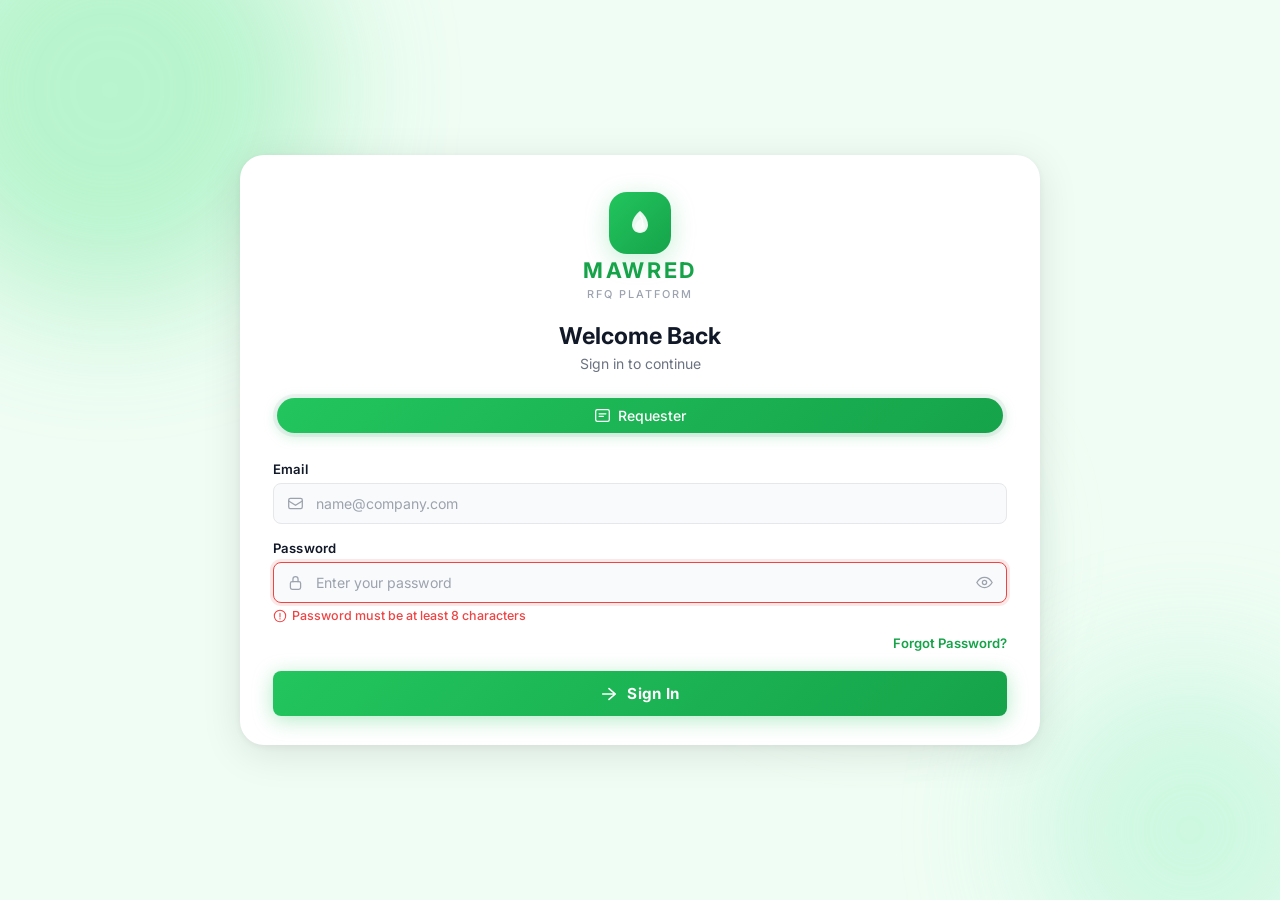
<file: login.html>
<!doctype html>
<html lang="en">
  <head>
    <meta charset="UTF-8" />
    <meta name="viewport" content="width=device-width, initial-scale=1.0" />
    <title>MAWRED – RFQ Platform Login</title>
    <meta
      name="description"
      content="Sign in to MAWRED RFQ Platform as a Requester or Supplier."
    />
    <link rel="preconnect" href="https://fonts.googleapis.com" />
    <link rel="preconnect" href="https://fonts.gstatic.com" crossorigin />
    <link
      href="https://fonts.googleapis.com/css2?family=Inter:wght@300;400;500;600;700&display=swap"
      rel="stylesheet"
    />
    <link rel="stylesheet" href="css/style.css" />
  </head>
  <body>
    <div class="bg-decoration">
      <div class="blob blob-1"></div>
      <div class="blob blob-2"></div>
      <div class="blob blob-3"></div>
    </div>

    <main class="page-center">
      <div class="card" id="login-card">
        <!-- Logo -->
        <div class="logo-wrap">
          <div class="logo-icon">
            <svg
              width="32"
              height="32"
              viewBox="0 0 32 32"
              fill="none"
              xmlns="http://www.w3.org/2000/svg"
            >
              <path
                d="M16 4C16 4 8 10 8 18C8 22.4183 11.5817 26 16 26C20.4183 26 24 22.4183 24 18C24 10 16 4 16 4Z"
                fill="white"
                opacity="0.9"
              />
              <path
                d="M16 12C16 12 11 16 11 20C11 22.7614 13.2386 25 16 25C18.7614 25 21 22.7614 21 20C21 16 16 12 16 12Z"
                fill="white"
                opacity="0.6"
              />
              <path
                d="M16 8 Q20 14 18 20"
                stroke="white"
                stroke-width="1.5"
                stroke-linecap="round"
                fill="none"
                opacity="0.8"
              />
            </svg>
          </div>
          <h1 class="brand-name">MAWRED</h1>
          <p class="brand-sub">RFQ PLATFORM</p>
        </div>

        <!-- Welcome -->
        <div class="welcome-block">
          <h2 class="welcome-title">Welcome Back</h2>
          <p class="welcome-sub">Sign in to continue</p>
        </div>

        <!-- Role Toggle -->
        <div class="role-toggle" role="tablist" aria-label="Select role">
          <button
            id="tab-requester"
            class="role-btn active"
            role="tab"
            aria-selected="true"
            aria-controls="login-form"
            onclick="switchRole('requester')"
          >
            <svg
              class="role-icon"
              viewBox="0 0 20 20"
              fill="none"
              xmlns="http://www.w3.org/2000/svg"
            >
              <rect
                x="2"
                y="3"
                width="16"
                height="14"
                rx="2"
                stroke="currentColor"
                stroke-width="1.5"
              />
              <path
                d="M6 8h8M6 11h5"
                stroke="currentColor"
                stroke-width="1.5"
                stroke-linecap="round"
              />
            </svg>
            Requester
          </button>
        </div>

        <!-- Form -->
        <form id="login-form" method="post" action="dashboard.html" novalidate>
          <!-- Email -->
          <div class="field-group">
            <label class="field-label" for="email">Email</label>
            <div class="input-wrap" id="email-wrap">
              <span class="input-icon">
                <svg
                  viewBox="0 0 20 20"
                  fill="none"
                  xmlns="http://www.w3.org/2000/svg"
                >
                  <rect
                    x="2"
                    y="4"
                    width="16"
                    height="12"
                    rx="2"
                    stroke="currentColor"
                    stroke-width="1.5"
                  />
                  <path
                    d="M2 7l8 5 8-5"
                    stroke="currentColor"
                    stroke-width="1.5"
                    stroke-linecap="round"
                  />
                </svg>
              </span>
              <input
                type="email"
                id="email"
                name="email"
                class="field-input"
                placeholder="name@company.com"
                autocomplete="email"
                aria-describedby="email-error"
              />
            </div>
            <span
              class="field-error"
              id="email-error"
              role="alert"
              aria-live="polite"
            ></span>
          </div>

          <!-- Password -->
          <div class="field-group">
            <label class="field-label" for="password">Password</label>
            <div class="input-wrap" id="password-wrap">
              <span class="input-icon">
                <svg
                  viewBox="0 0 20 20"
                  fill="none"
                  xmlns="http://www.w3.org/2000/svg"
                >
                  <rect
                    x="4"
                    y="9"
                    width="12"
                    height="9"
                    rx="2"
                    stroke="currentColor"
                    stroke-width="1.5"
                  />
                  <path
                    d="M7 9V6a3 3 0 016 0v3"
                    stroke="currentColor"
                    stroke-width="1.5"
                    stroke-linecap="round"
                  />
                </svg>
              </span>
              <input
                type="password"
                id="password"
                name="password"
                class="field-input"
                placeholder="Enter your password"
                autocomplete="current-password"
                aria-describedby="password-error"
              />
              <button
                type="button"
                class="toggle-pw"
                id="toggle-pw"
                aria-label="Toggle password visibility"
                onclick="togglePassword()"
              >
                <svg
                  id="eye-icon"
                  viewBox="0 0 20 20"
                  fill="none"
                  xmlns="http://www.w3.org/2000/svg"
                >
                  <path
                    d="M1 10s3.5-6 9-6 9 6 9 6-3.5 6-9 6-9-6-9-6Z"
                    stroke="currentColor"
                    stroke-width="1.5"
                  />
                  <circle
                    cx="10"
                    cy="10"
                    r="2.5"
                    stroke="currentColor"
                    stroke-width="1.5"
                  />
                </svg>
              </button>
            </div>
            <span
              class="field-error visible"
              id="password-error"
              role="alert"
              aria-live="polite"
            >
              <svg viewBox="0 0 16 16" fill="none" class="err-icon">
                <circle
                  cx="8"
                  cy="8"
                  r="6.5"
                  stroke="currentColor"
                  stroke-width="1.2"
                />
                <path
                  d="M8 5v4M8 11v.5"
                  stroke="currentColor"
                  stroke-width="1.2"
                  stroke-linecap="round"
                />
              </svg>
              Password must be at least 8 characters
            </span>
          </div>

          <!-- Forgot password -->
          <div class="forgot-row">
            <a href="#" class="forgot-link" id="forgot-link"
              >Forgot Password?</a
            >
          </div>

          <!-- Sign In Button -->
          <button type="submit" class="btn-signin" id="signin-btn">
            <svg
              class="btn-icon"
              viewBox="0 0 20 20"
              fill="none"
              xmlns="http://www.w3.org/2000/svg"
            >
              <path
                d="M3 10h14M10 4l7 6-7 6"
                stroke="currentColor"
                stroke-width="1.8"
                stroke-linecap="round"
                stroke-linejoin="round"
              />
            </svg>
            Sign In
          </button>

          <!-- Divider -->
          <!-- <div class="divider">
            <span class="divider-line"></span>
            <span class="divider-text">OR CONTINUE WITH</span>
            <span class="divider-line"></span>
          </div> -->
        </form>

        <!-- Register -->
        <!-- <p class="register-text">
          Don't have an account?
          <a href="#" class="register-link" id="register-link">Register</a>
        </p> -->

        <!-- Security badge -->
        <!-- <div class="security-badge">
          <svg viewBox="0 0 16 16" fill="none" class="shield-icon">
            <path
              d="M8 1.5L2 4v4c0 3.314 2.686 6 6 7 3.314-1 6-3.686 6-7V4L8 1.5Z"
              stroke="currentColor"
              stroke-width="1.2"
              stroke-linejoin="round"
            />
            <path
              d="M5.5 8l1.5 1.5L10.5 6"
              stroke="currentColor"
              stroke-width="1.2"
              stroke-linecap="round"
              stroke-linejoin="round"
            />
          </svg>
          Secured with 256-bit encryption
        </div> -->
      </div>
    </main>

    <script src="js/login.js"></script>
  </body>
</html>
</file>
<file: css/style.css>
/* ============================================================
   MAWRED – RFQ Platform | Global Styles
   ============================================================ */
*,
*::before,
*::after {
  box-sizing: border-box;
  margin: 0;
  padding: 0;
}

:root {
  --green-primary: #22c55e;
  --green-dark: #16a34a;
  --green-light: #dcfce7;
  --green-glow: rgba(34, 197, 94, 0.25);

  --text-primary: #111827;
  --text-secondary: #6b7280;
  --text-muted: #9ca3af;

  --bg-page: #f0fdf4;
  --bg-card: #ffffff;
  --bg-input: #f9fafb;

  --border: #e5e7eb;
  --border-focus: #22c55e;

  --error: #ef4444;
  --error-light: #fef2f2;

  --radius-sm: 8px;
  --radius-md: 14px;
  --radius-lg: 24px;
  --radius-full: 9999px;

  --shadow-card: 0 8px 40px rgba(0, 0, 0, 0.1), 0 2px 8px rgba(0, 0, 0, 0.06);
  --shadow-btn: 0 4px 20px rgba(34, 197, 94, 0.35);

  --transition: 0.22s cubic-bezier(0.4, 0, 0.2, 1);
}

html {
  font-size: 16px;
}

body {
  font-family: "Inter", system-ui, sans-serif;
  background: var(--bg-page);
  min-height: 100vh;
  display: flex;
  align-items: center;
  justify-content: center;
  overflow: hidden;
  color: var(--text-primary);
  -webkit-font-smoothing: antialiased;
}

/* ── Background blobs ─────────────────────────────────────── */
.bg-decoration {
  position: fixed;
  inset: 0;
  pointer-events: none;
  z-index: 0;
  overflow: hidden;
}

.blob {
  position: absolute;
  border-radius: 50%;
  filter: blur(72px);
  opacity: 0.45;
  animation: float 8s ease-in-out infinite;
}

.blob-1 {
  width: 420px;
  height: 420px;
  background: radial-gradient(circle, #86efac, #4ade80);
  top: -120px;
  left: -100px;
  animation-delay: 0s;
}
.blob-2 {
  width: 300px;
  height: 300px;
  background: radial-gradient(circle, #bbf7d0, #6ee7b7);
  bottom: -80px;
  right: -60px;
  animation-delay: -3s;
}
.blob-3 {
  width: 200px;
  height: 200px;
  background: radial-gradient(circle, #d1fae5, #a7f3d0);
  top: 50%;
  left: 60%;
  animation-delay: -5.5s;
}

@keyframes float {
  0%,
  100% {
    transform: translateY(0) scale(1);
  }
  50% {
    transform: translateY(30px) scale(1.06);
  }
}

/* ── Page centering ───────────────────────────────────────── */
.page-center {
  position: relative;
  z-index: 1;
  display: flex;
  align-items: center;
  justify-content: center;
  min-height: 100vh;
  width: 100%;
  padding: 24px 16px;
  overflow: auto;
}

/* ── Card ─────────────────────────────────────────────────── */
.card {
  background: var(--bg-card);
  border-radius: var(--radius-lg);
  box-shadow: var(--shadow-card);
  padding: 36px 32px 28px;
  width: 100%;
  max-width: 800px;
  animation: slideUp 0.5s cubic-bezier(0.22, 1, 0.36, 1) both;
  border: 1px solid rgba(255, 255, 255, 0.9);
}

@keyframes slideUp {
  from {
    opacity: 0;
    transform: translateY(28px) scale(0.97);
  }
  to {
    opacity: 1;
    transform: translateY(0) scale(1);
  }
}

/* ── Logo ─────────────────────────────────────────────────── */
.logo-wrap {
  display: flex;
  flex-direction: column;
  align-items: center;
  gap: 6px;
  margin-bottom: 22px;
}

.logo-icon {
  width: 62px;
  height: 62px;
  background: linear-gradient(135deg, #22c55e 0%, #16a34a 100%);
  border-radius: 18px;
  display: flex;
  align-items: center;
  justify-content: center;
  box-shadow: 0 6px 24px var(--green-glow);
  animation: logoPop 0.6s 0.15s cubic-bezier(0.34, 1.56, 0.64, 1) both;
}

@keyframes logoPop {
  from {
    opacity: 0;
    transform: scale(0.6) rotate(-8deg);
  }
  to {
    opacity: 1;
    transform: scale(1) rotate(0deg);
  }
}

.brand-name {
  font-size: 1.35rem;
  font-weight: 700;
  letter-spacing: 0.12em;
  color: var(--green-dark);
  line-height: 1;
}

.brand-sub {
  font-size: 0.68rem;
  font-weight: 500;
  letter-spacing: 0.18em;
  color: var(--text-muted);
  text-transform: uppercase;
}

/* ── Welcome ──────────────────────────────────────────────── */
.welcome-block {
  text-align: center;
  margin-bottom: 22px;
}

.welcome-title {
  font-size: 1.45rem;
  font-weight: 700;
  color: var(--text-primary);
  line-height: 1.2;
}

.welcome-sub {
  font-size: 0.875rem;
  color: var(--text-secondary);
  margin-top: 4px;
}

/* ── Role Toggle ──────────────────────────────────────────── */
.role-toggle {
  display: flex;
  background: #f3f4f6;
  border-radius: var(--radius-full);
  padding: 4px;
  gap: 4px;
  margin-bottom: 24px;
}

.role-btn {
  flex: 1;
  display: flex;
  align-items: center;
  justify-content: center;
  gap: 7px;
  padding: 9px 14px;
  border: none;
  border-radius: var(--radius-full);
  font-family: inherit;
  font-size: 0.88rem;
  font-weight: 500;
  cursor: pointer;
  background: transparent;
  color: var(--text-secondary);
  transition: all var(--transition);
  white-space: nowrap;
}

.role-btn.active {
  background: linear-gradient(135deg, #22c55e, #16a34a);
  color: #fff;
  box-shadow: 0 3px 14px var(--green-glow);
}

.role-btn:not(.active):hover {
  background: #e5e7eb;
  color: var(--text-primary);
}

.role-icon {
  width: 17px;
  height: 17px;
  flex-shrink: 0;
}

/* ── Form Fields ──────────────────────────────────────────── */
.field-group {
  margin-bottom: 16px;
}

.field-label {
  display: block;
  font-size: 0.82rem;
  font-weight: 600;
  color: var(--text-primary);
  margin-bottom: 6px;
  letter-spacing: 0.01em;
}

.input-wrap {
  position: relative;
  display: flex;
  align-items: center;
  background: var(--bg-input);
  border: 1.5px solid var(--border);
  border-radius: var(--radius-sm);
  transition:
    border-color var(--transition),
    box-shadow var(--transition),
    background var(--transition);
}

.input-wrap:focus-within {
  border-color: var(--border-focus);
  background: #fff;
  box-shadow: 0 0 0 3.5px var(--green-glow);
}

.input-wrap.error {
  border-color: var(--error);
  box-shadow: 0 0 0 3px rgba(239, 68, 68, 0.12);
}

.input-icon {
  display: flex;
  align-items: center;
  padding-left: 13px;
  flex-shrink: 0;
}

.input-icon svg {
  width: 17px;
  height: 17px;
  color: var(--text-muted);
}

.field-input {
  flex: 1;
  border: none;
  background: transparent;
  padding: 11px 12px;
  font-family: inherit;
  font-size: 0.88rem;
  color: var(--text-primary);
  outline: none;
}

.field-input::placeholder {
  color: var(--text-muted);
}

/* Eye toggle */
.toggle-pw {
  border: none;
  background: transparent;
  padding: 0 13px;
  cursor: pointer;
  display: flex;
  align-items: center;
  color: var(--text-muted);
  transition: color var(--transition);
}

.toggle-pw:hover {
  color: var(--text-primary);
}

.toggle-pw svg {
  width: 17px;
  height: 17px;
}

/* ── Field Error ──────────────────────────────────────────── */
.field-error {
  display: none;
  align-items: center;
  gap: 5px;
  font-size: 0.78rem;
  color: var(--error);
  margin-top: 5px;
  font-weight: 500;
  animation: fadeIn 0.2s ease;
}

.field-error.visible {
  display: flex;
}

.err-icon {
  width: 14px;
  height: 14px;
  flex-shrink: 0;
}

@keyframes fadeIn {
  from {
    opacity: 0;
    transform: translateY(-4px);
  }
  to {
    opacity: 1;
    transform: translateY(0);
  }
}

/* ── Forgot Password ──────────────────────────────────────── */
.forgot-row {
  display: flex;
  justify-content: flex-end;
  margin-top: -4px;
  margin-bottom: 20px;
}

.forgot-link {
  font-size: 0.82rem;
  font-weight: 600;
  color: var(--green-dark);
  text-decoration: none;
  transition:
    color var(--transition),
    opacity var(--transition);
}

.forgot-link:hover {
  opacity: 0.75;
}

/* ── Sign In Button ───────────────────────────────────────── */
.btn-signin {
  width: 100%;
  display: flex;
  align-items: center;
  justify-content: center;
  gap: 9px;
  padding: 13px;
  background: linear-gradient(135deg, #22c55e 0%, #16a34a 100%);
  color: #fff;
  border: none;
  border-radius: var(--radius-sm);
  font-family: inherit;
  font-size: 0.95rem;
  font-weight: 700;
  letter-spacing: 0.02em;
  cursor: pointer;
  box-shadow: var(--shadow-btn);
  transition:
    transform var(--transition),
    box-shadow var(--transition),
    filter var(--transition);
  position: relative;
  overflow: hidden;
}

.btn-signin::after {
  content: "";
  position: absolute;
  inset: 0;
  background: linear-gradient(
    90deg,
    transparent 0%,
    rgba(255, 255, 255, 0.18) 50%,
    transparent 100%
  );
  transform: translateX(-100%);
  transition: transform 0.55s ease;
}

.btn-signin:hover::after {
  transform: translateX(100%);
}
.btn-signin:hover {
  filter: brightness(1.06);
  box-shadow: 0 6px 28px rgba(34, 197, 94, 0.45);
  transform: translateY(-1px);
}
.btn-signin:active {
  transform: translateY(0);
  box-shadow: var(--shadow-btn);
}

.btn-signin.loading .btn-icon {
  animation: spin 0.8s linear infinite;
}

.btn-icon {
  width: 18px;
  height: 18px;
  flex-shrink: 0;
}

@keyframes spin {
  to {
    transform: rotate(360deg);
  }
}

/* ── Divider ──────────────────────────────────────────────── */
.divider {
  display: flex;
  align-items: center;
  gap: 10px;
  margin: 22px 0 18px;
}

.divider-line {
  flex: 1;
  height: 1px;
  background: var(--border);
}

.divider-text {
  font-size: 0.7rem;
  font-weight: 600;
  color: var(--text-muted);
  letter-spacing: 0.08em;
  white-space: nowrap;
}

/* ── Alt Login ────────────────────────────────────────────── */
.alt-login {
  display: flex;
  gap: 12px;
  justify-content: center;
  margin-bottom: 22px;
}

.alt-btn {
  display: flex;
  align-items: center;
  gap: 8px;
  padding: 10px 22px;
  background: #fff;
  border: 1.5px solid var(--border);
  border-radius: var(--radius-full);
  font-family: inherit;
  font-size: 0.85rem;
  font-weight: 600;
  color: var(--text-primary);
  cursor: pointer;
  transition:
    border-color var(--transition),
    box-shadow var(--transition),
    background var(--transition),
    transform var(--transition);
}

.alt-btn:hover {
  border-color: var(--green-primary);
  box-shadow: 0 0 0 3px var(--green-glow);
  background: var(--green-light);
  transform: translateY(-1px);
}

.alt-icon {
  width: 18px;
  height: 18px;
  color: var(--green-dark);
}

/* ── Register ─────────────────────────────────────────────── */
.register-text {
  text-align: center;
  font-size: 0.84rem;
  color: var(--text-secondary);
  margin-bottom: 16px;
}

.register-link {
  color: var(--green-dark);
  font-weight: 700;
  text-decoration: none;
  transition: opacity var(--transition);
}

.register-link:hover {
  opacity: 0.7;
}

/* ── Security Badge ───────────────────────────────────────── */
.security-badge {
  display: flex;
  align-items: center;
  justify-content: center;
  gap: 6px;
  font-size: 0.72rem;
  color: var(--text-muted);
  letter-spacing: 0.02em;
}

.shield-icon {
  width: 13px;
  height: 13px;
  color: var(--text-muted);
}

/* ── Toast ────────────────────────────────────────────────── */
.toast {
  position: fixed;
  bottom: 28px;
  left: 50%;
  transform: translateX(-50%) translateY(80px);
  background: var(--text-primary);
  color: #fff;
  padding: 12px 24px;
  border-radius: var(--radius-full);
  font-size: 0.85rem;
  font-weight: 500;
  box-shadow: 0 8px 30px rgba(0, 0, 0, 0.18);
  transition:
    transform 0.35s cubic-bezier(0.22, 1, 0.36, 1),
    opacity 0.35s;
  opacity: 0;
  z-index: 100;
  white-space: nowrap;
}

.toast.show {
  transform: translateX(-50%) translateY(0);
  opacity: 1;
}

/* ── Responsive ───────────────────────────────────────────── */
@media (max-width: 420px) {
  .card {
    padding: 28px 18px 22px;
  }
  .alt-btn {
    padding: 10px 14px;
    font-size: 0.8rem;
  }
}
</file>
